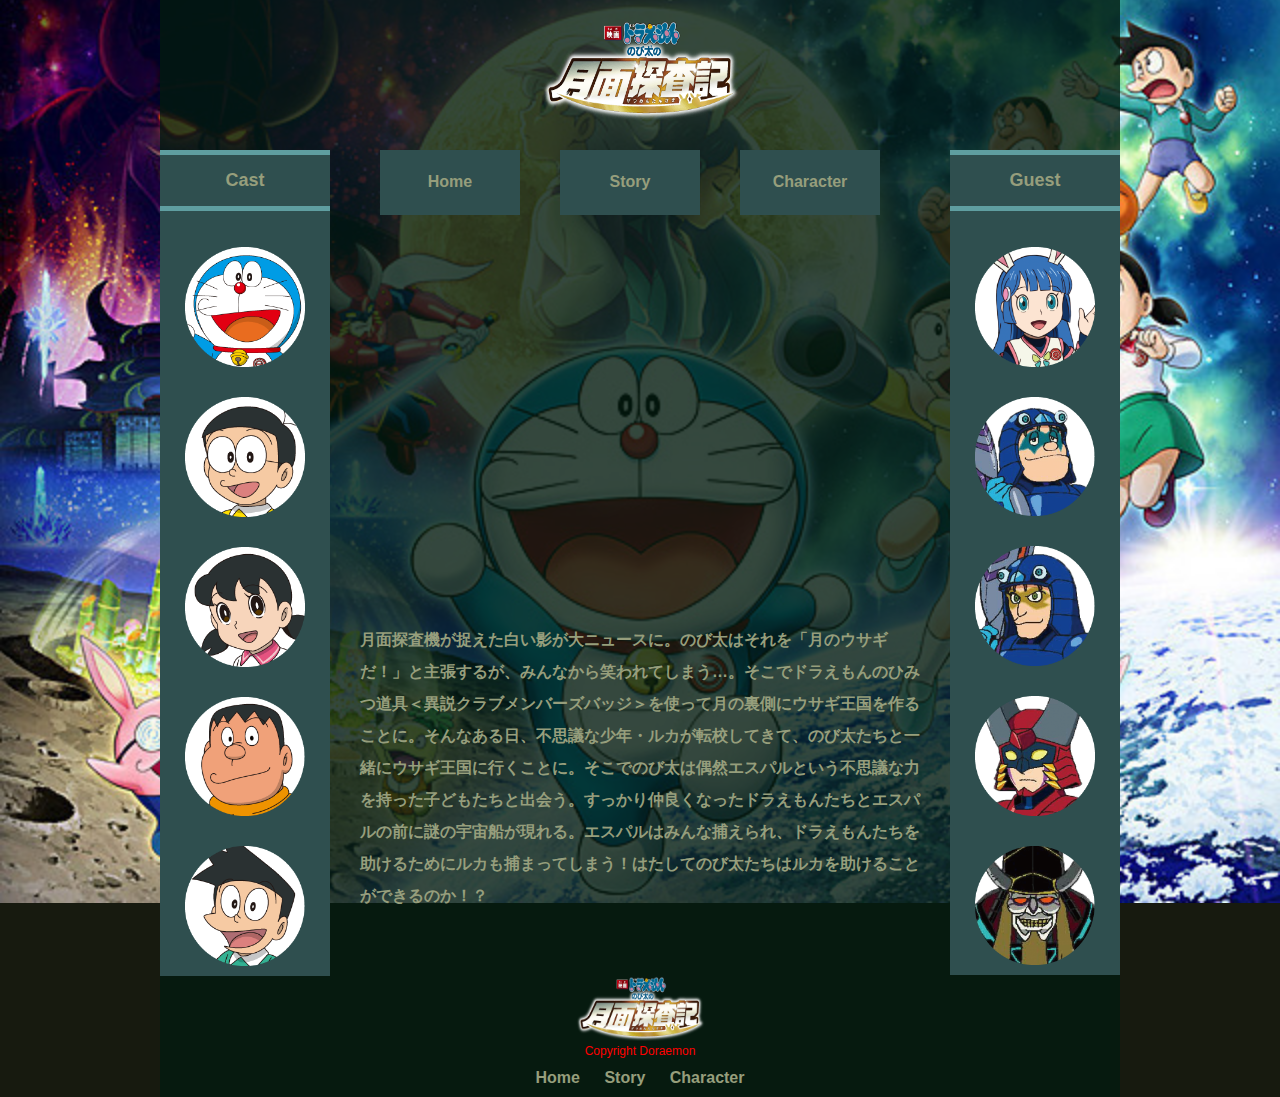
<file: index.html>
<!DOCTYPE html>
<html lang="ja">

<head>
<meta charset="utf-8">
<meta name="description" content="ドラえもん映画2019">
<meta name="keywords" contect="ドラえもん, 映画">
<title>Doraemon-ドラえもん</title>
  <link rel="stylesheet" href="css/style.css">
</head>
<body>
	<section class="wrapper">
    <!--ヘッダー-->
    <header class="header_top">
      <!--<h1>-->
	  <figure>
	  <!--<a href="index.html"><img src="images/head_logo.png" class="logo" alt="ドラえもん"></a>-->
		<img src="images/head_logo.png" alt="ドラえもん" class="center" width="200" height="100">
	  </figure>
	  <!--</h1>-->
    </header>

	<aside id="leftAside">
	    <h3>Cast</h3>
        <ul>
          <a href="cast.html"><img src="images/icon_dora.png" class="logo" alt="ドラえもん"></a>
          <a href="cast.html"><img src="images/icon_nobi.png" class="logo" alt="のび太"></a>
          <a href="cast.html"><img src="images/icon_shizu.png" class="logo" alt="しずか"></a>
          <a href="cast.html"><img src="images/icon_gian.png" class="logo" alt="ジャイアン"></a>
          <a href="cast.html"><img src="images/icon_sune.png" class="logo" alt="スネ夫"></a>
        </ul>
      </aside>

	  <aside id="rightAside">
        <h3>Guest</h3>
		<ul>
        <a href="cast.html"><img src="images/icon_luna.png" class="logo" alt="ルナ"></a>
        <a href="cast.html"><img src="images/icon_cancer.png" class="logo" alt="キャソサー"></a
        <a href="cast.html"><img src="images/icon_crab.png" class="logo" alt="クラブ"></a>
        <a href="cast.html"><img src="images/icon_godato.png" class="logo" alt="ゴダート"></a>
        <a href="cast.html"><img src="images/icon_diabolo.png" class="logo" alt="ディアボロ"></a>
		</ul>
      </aside>
	<section class="main_image">
	  <section class="banner">
        <a href="index.html">
        <h2>Home</h2>
        </a>
      </section>
	  <section class="banner">
        <a href="story.html">
        <h2>Story</h2>
        </a>
      </section>
      <section class="banner">
        <a href="character.html">
        <h2>Character</h2>
        </a>
      </section>

    </section>
	<!--メインビジュアル-->
  <div class="cm">
      <iframe width="560" height="315" src="https://www.youtube.com/embed/WVGpl0MkHcY" frameborder="0" allow="accelerometer; autoplay; encrypted-media; gyroscope; picture-in-picture" allowfullscreen></iframe>
		  <p>月面探査機が捉えた白い影が大ニュースに。のび太はそれを「月のウサギだ！」と主張するが、みんなから笑われてしまう…。そこでドラえもんのひみつ道具＜異説クラブメンバーズバッジ＞を使って月の裏側にウサギ王国を作ることに。そんなある日、不思議な少年・ルカが転校してきて、のび太たちと一緒にウサギ王国に行くことに。そこでのび太は偶然エスパルという不思議な力を持った子どもたちと出会う。すっかり仲良くなったドラえもんたちとエスパルの前に謎の宇宙船が現れる。エスパルはみんな捕えられ、ドラえもんたちを助けるためにルカも捕まってしまう！はたしてのび太たちはルカを助けることができるのか！？ </p>
</div>


    <!--フッター-->
    <footer class="footer_wrapper">
	  <figure>
		<img src="images/head_logo.png" alt="ドラえもん" class="center" width="130" height="65">
	  </figure>
	  <!--<h1><a href="index.html"><img src="images/head_logo.png" class="logo" alt="ドラえもん"></a></h1>-->
      <section><small>Copyright Doraemon</small></section>
	  <section>
        <!--メインナビゲーション-->
          <nav class="footer_navigation">
            <ul>
              <li><a href="index.html">Home</a></li>
              <li><a href="story.html">Story</a></li>
              <li><a href="character.html">Character</a></li>
            </ul>
          </nav>
	  </section>
    </footer>
  </section>

  <!--javaScript 設定 ทำให้ภาพใหญ่ด้านบนสไลท์เปลี่ยนได้-->
  <script src="js/jquery-1.10.1.min.js"></script>
  <script src="js/slide.js"></script>
</body>

<html>
</file>
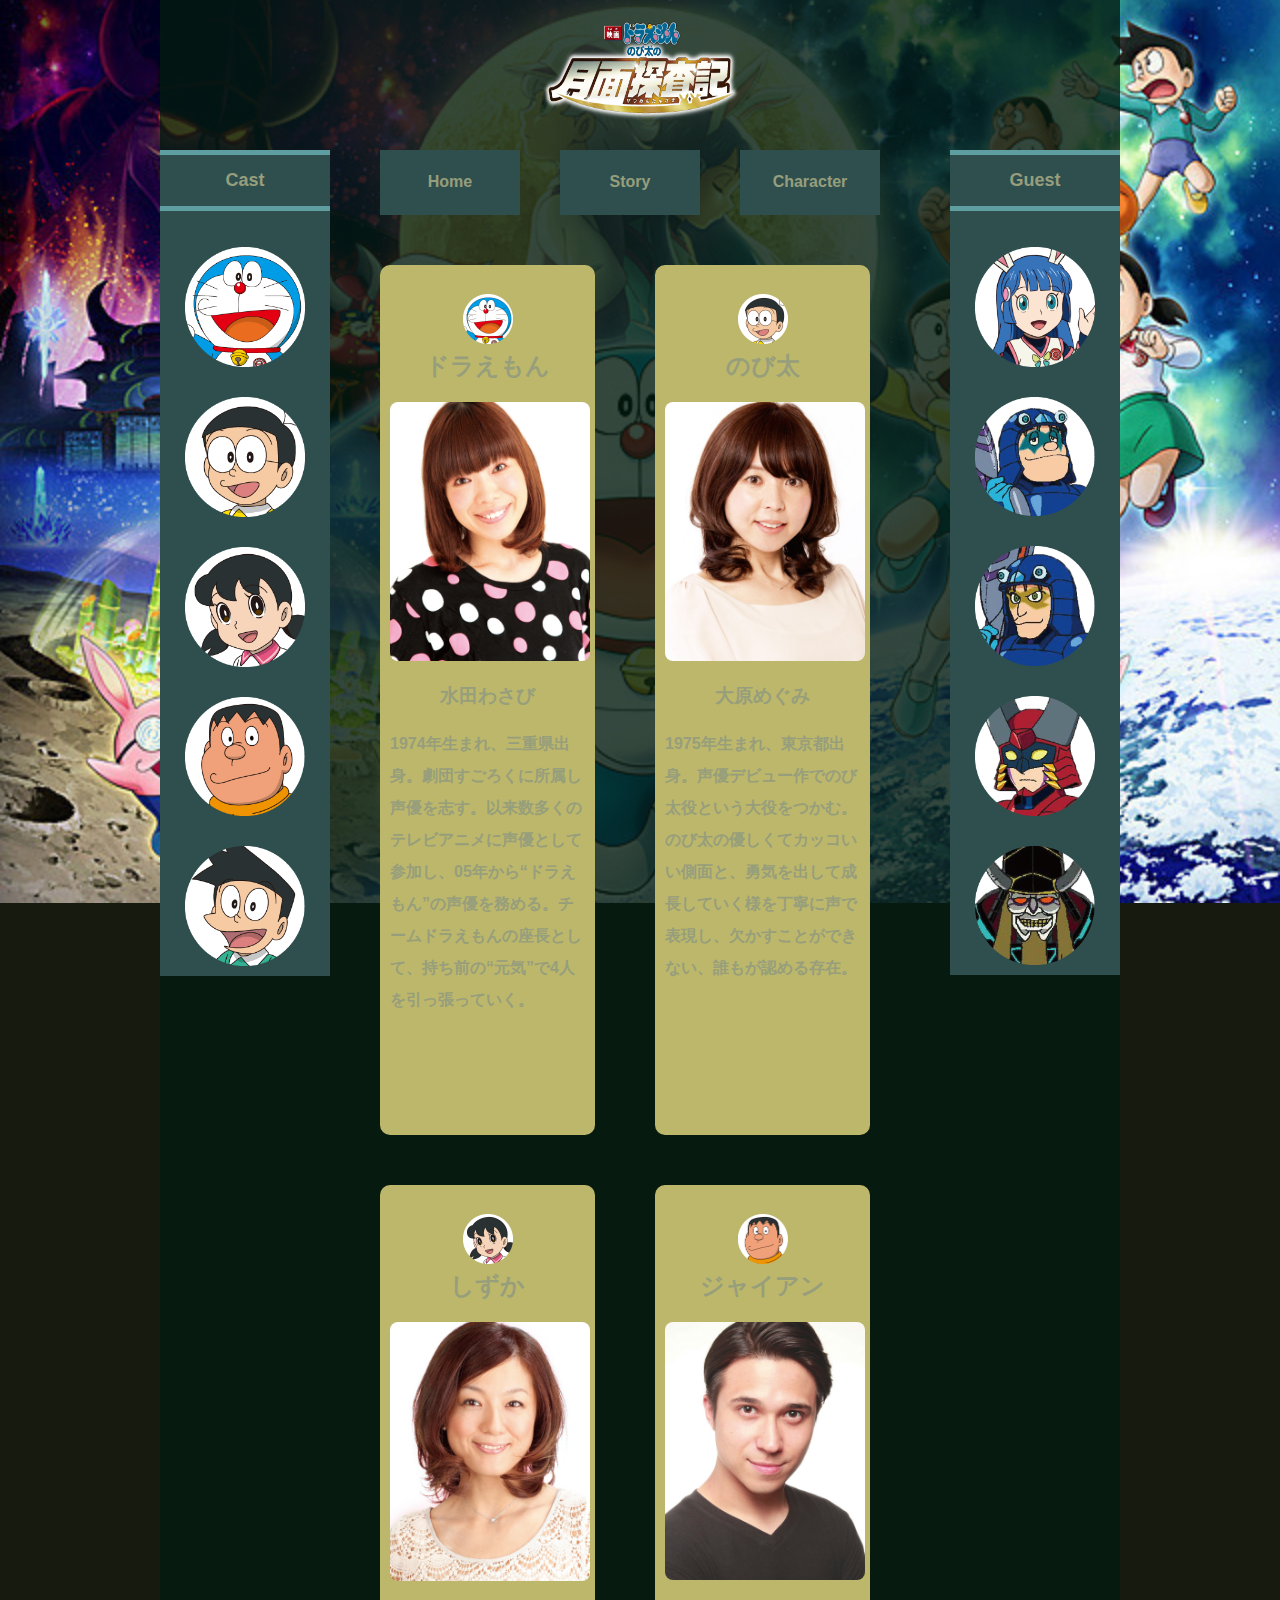
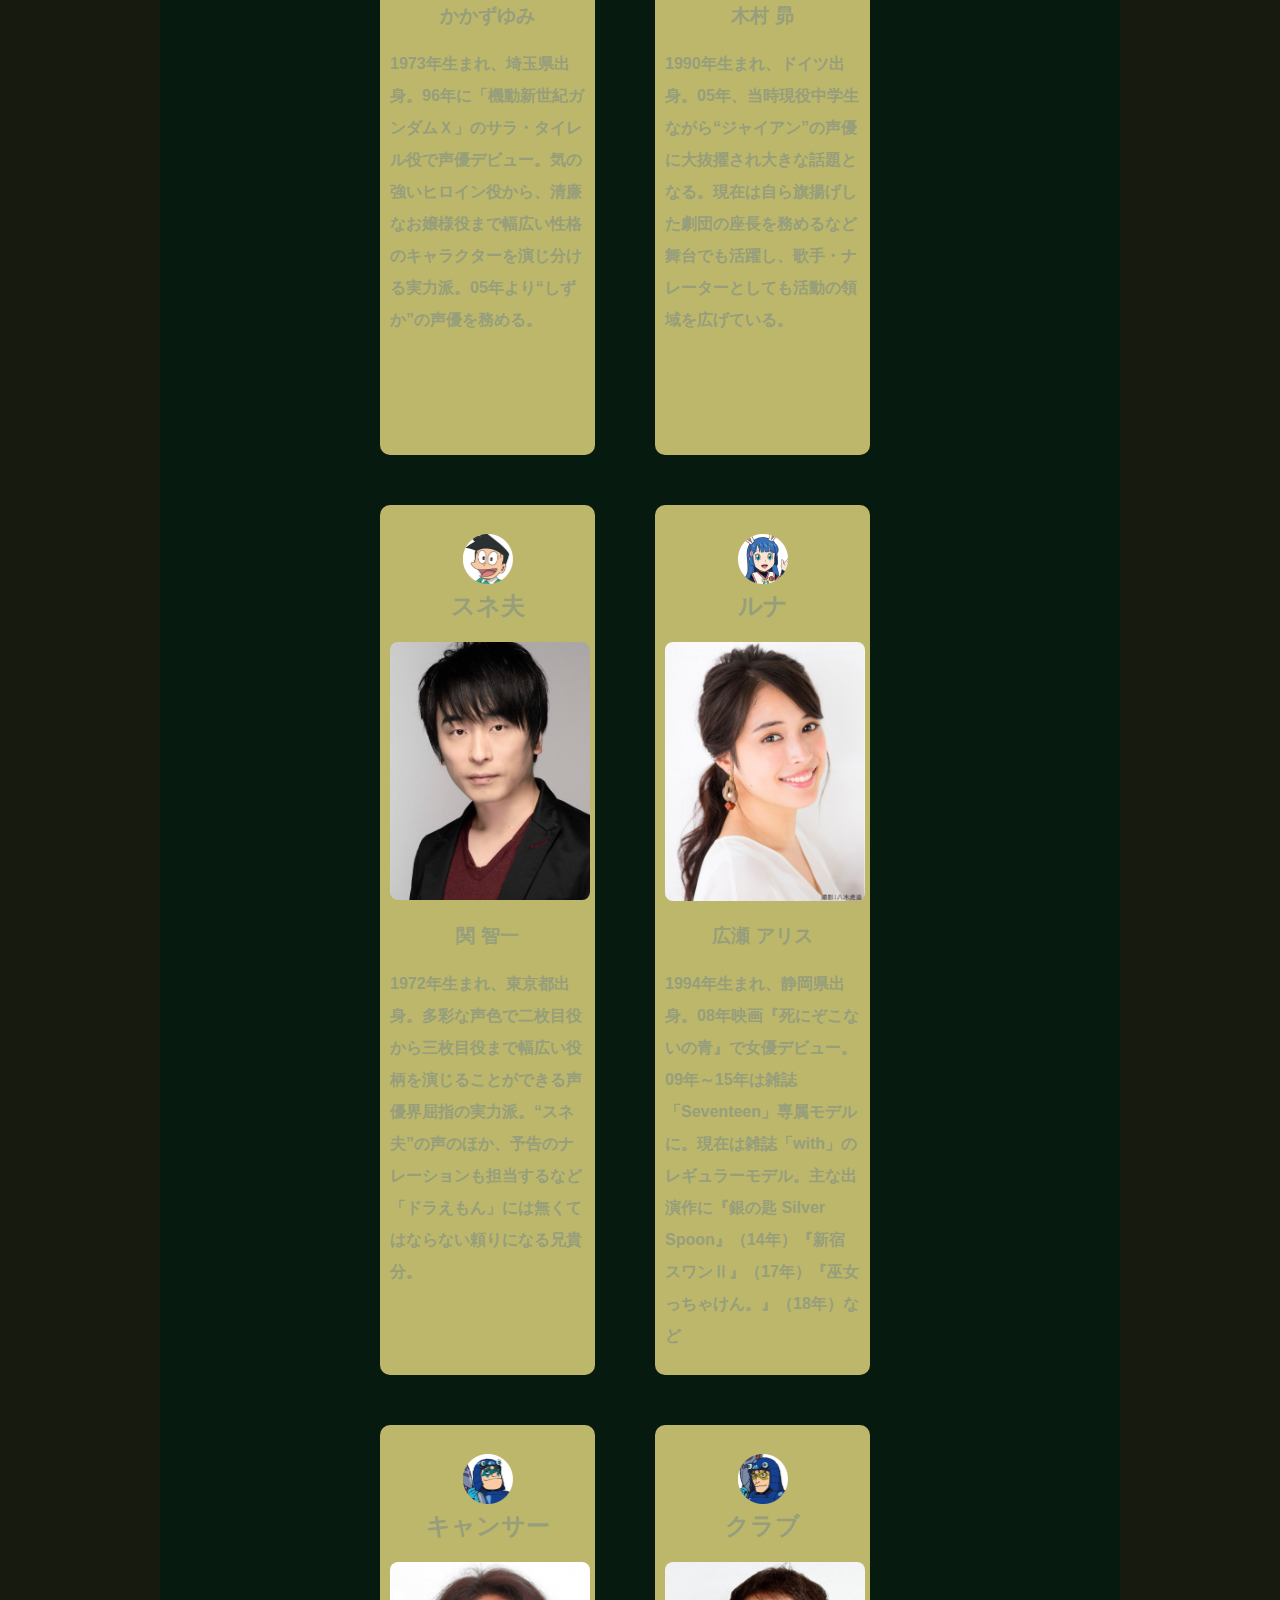
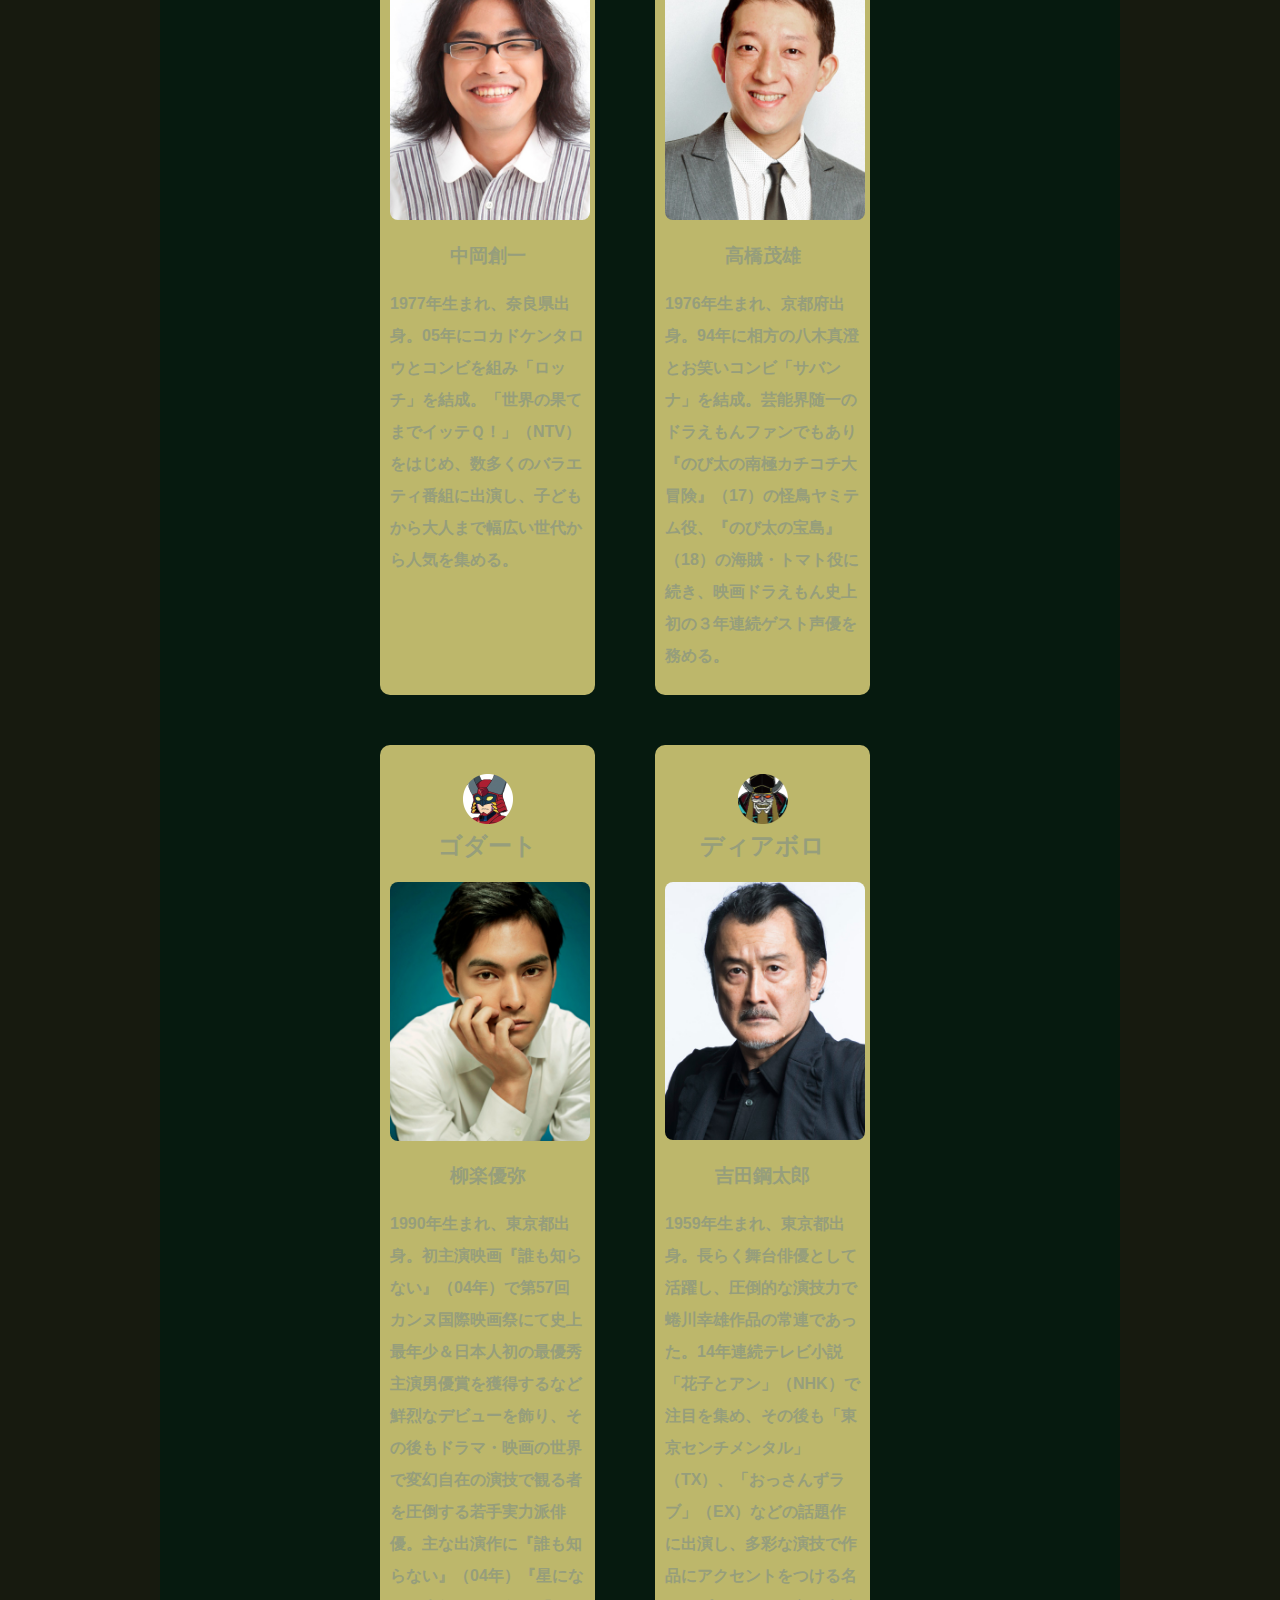
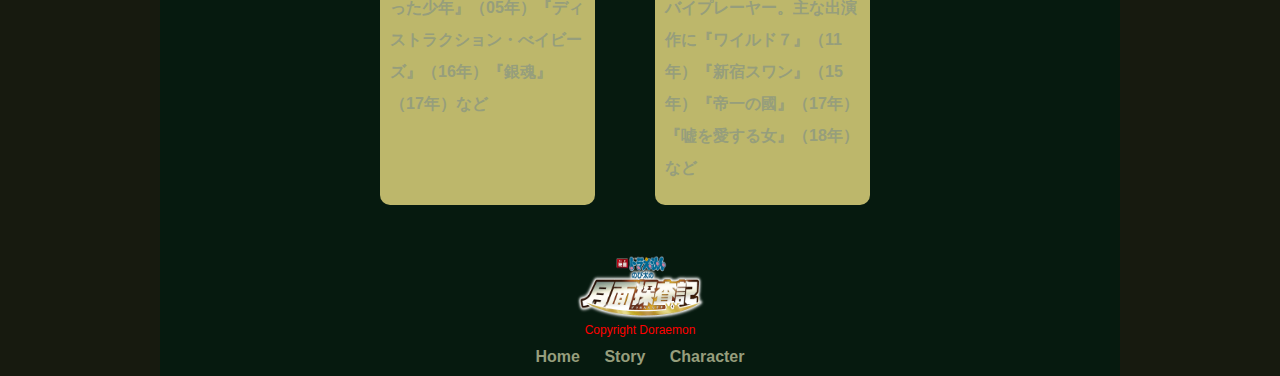
<file: cast.html>
<!DOCTYPE html>
<html lang="ja">

<head>
<meta charset="utf-8">
<meta name="description" content="ドラえもん映画2019">
<meta name="keywords" contect="ドラえもん, 映画">
<title>Doraemon-ドラえもん</title>
  <link rel="stylesheet" href="css/style.css">
</head>
<body>
	<section class="wrapper">
    <!--ヘッダー-->
    <header class="header_top">
      <!--<h1>-->
	  <figure>
	  <!--<a href="index.html"><img src="images/head_logo.png" class="logo" alt="ドラえもん"></a>-->
		<img src="images/head_logo.png" alt="ドラえもん" class="center" width="200" height="100">
	  </figure>
	  <!--</h1>-->
    </header>

	<aside id="leftAside">
	    <h3>Cast</h3>
        <ul>
          <a href="cast.html"><img src="images/icon_dora.png" class="logo" alt="ドラえもん"></a>
          <a href="cast.html"><img src="images/icon_nobi.png" class="logo" alt="のび太"></a>
          <a href="cast.html"><img src="images/icon_shizu.png" class="logo" alt="しずか"></a>
          <a href="cast.html"><img src="images/icon_gian.png" class="logo" alt="ジャイアン"></a>
          <a href="cast.html"><img src="images/icon_sune.png" class="logo" alt="スネ夫"></a>
        </ul>
      </aside>

	  <aside id="rightAside">
        <h3>Guest</h3>
		<ul>
        <a href="cast.html#Luna"><img src="images/icon_luna.png" class="logo" alt="ルナ"></a>
        <a href="cast.html"><img src="images/icon_cancer.png" class="logo" alt="キャソサー"></a>
        <a href="cast.html"><img src="images/icon_crab.png" class="logo" alt="クラブ"></a>
        <a href="cast.html"><img src="images/icon_godato.png" class="logo" alt="ゴダート"></a>
        <a href="cast.html"><img src="images/icon_diabolo.png" class="logo" alt="ディアボロ"></a>
		</ul>
      </aside>
	<section class="main_image">
	  <section class="banner">
        <a href="index.html">
        <h2>Home</h2>
        </a>
      </section>
	  <section class="banner">
        <a href="Story.html">
        <h2>Story</h2>
        </a>
      </section>
      <section class="banner">
        <a href="character.html">
        <h2>Character</h2>
        </a>
      </section>

	<!--メインビジュアル-->
  <section class="cast">
    <h2><img src="images/icon_dora.png" alt="Doraemon" width="50"><br>ドラえもん</h2>
    <img src="images/photo_Dora_cast.jpg"  alt="Doraemon" width="200">
    <h3>水田わさび</h3>
    <p>1974年生まれ、三重県出身。劇団すごろくに所属し声優を志す。以来数多くのテレビアニメに声優として参加し、05年から“ドラえもん”の声優を務める。チームドラえもんの座長として、持ち前の“元気”で4人を引っ張っていく。</p>
  </section>

  <section class="cast">
    <h2><img src="images/icon_nobi.png" alt="Nobita" width="50"><br>のび太</h2>
    <div class="image_wrapper"><img src="images/photo_nobi_cast.jpg"  alt="Nobita" width="200"></div>
    <h3>大原めぐみ</h3>
    <p>1975年生まれ、東京都出身。声優デビュー作でのび太役という大役をつかむ。のび太の優しくてカッコいい側面と、勇気を出して成長していく様を丁寧に声で表現し、欠かすことができない、誰もが認める存在。</p>
  </section>

  <section class="cast">
    <h2><img src="images/icon_shizu.png" alt="Shizuka" width="50"><br>しずか</h2>
    <div class="image_wrapper"><img src="images/photo_shizuka_cast.jpg"  alt="shizuka" width="200"></div>
    <h3>かかずゆみ</h3>
    <p>1973年生まれ、埼玉県出身。96年に「機動新世紀ガンダムＸ」のサラ・タイレル役で声優デビュー。気の強いヒロイン役から、清廉なお嬢様役まで幅広い性格のキャラクターを演じ分ける実力派。05年より“しずか”の声優を務める。</p>
  </section>

  <section class="cast">
    <h2><img src="images/icon_gian.png" alt="Giant" width="50"><br>ジャイアン</h2>
    <div class="image_wrapper"><img src="images/photo_giant_cast.jpg"  alt="Giant" width="200"></div>
    <h3>木村 昴</h3>
    <p>1990年生まれ、ドイツ出身。05年、当時現役中学生ながら“ジャイアン”の声優に大抜擢され大きな話題となる。現在は自ら旗揚げした劇団の座長を務めるなど舞台でも活躍し、歌手・ナレーターとしても活動の領域を広げている。</p>
  </section>

  <section class="cast">
    <h2><img src="images/icon_sune.png" alt="Suneo" width="50"><br>スネ夫</h2>
    <div class="image_wrapper"><img src="images/photo_sune_cast.jpg"  alt="Suneo" width="200"></div>
    <h3>関 智一</h3>
    <p>1972年生まれ、東京都出身。多彩な声色で二枚目役から三枚目役まで幅広い役柄を演じることができる声優界屈指の実力派。“スネ夫”の声のほか、予告のナレーションも担当するなど「ドラえもん」には無くてはならない頼りになる兄貴分。</p>
  </section>

</section>

<section class="main_image">
	<a id="Luna">
	<section class="cast">
       <h2><img src="images/icon_luna.png" alt="Luna" width="50"><br>ルナ</h2>
		  <img src="images/photo_luna_guest1.jpg" alt="Luna" width="200">
		  <h3>広瀬 アリス</h3>
      <p>1994年生まれ、静岡県出身。08年映画『死にぞこないの青』で女優デビュー。09年～15年は雑誌「Seventeen」専属モデルに。現在は雑誌「with」のレギュラーモデル。主な出演作に『銀の匙 Silver Spoon』（14年）『新宿スワンⅡ』（17年）『巫女っちゃけん。』（18年）など　</p>
	</section>
	</a>

	<section class="cast">
       <h2><img src="images/icon_cancer.png" alt="Cancer" width="50"><br>キャンサー</h2>
		  <img src="images/photo_cancer_guest2.jpg" alt="Cancer" width="200">
		  <h3>中岡創一</h3>
      <p>1977年生まれ、奈良県出身。05年にコカドケンタロウとコンビを組み「ロッチ」を結成。「世界の果てまでイッテＱ！」（NTV）をはじめ、数多くのバラエティ番組に出演し、子どもから大人まで幅広い世代から人気を集める。　</p>
	</section>

	<section class="cast">
       <h2><img src="images/icon_crab.png" alt="Crab" width="50"><br>クラブ</h2>
		  <img src="images/photo_crab_guest3.jpg" alt="Crab" width="200">
		  <h3>高橋茂雄</h3>
      <p>1976年生まれ、京都府出身。94年に相方の八木真澄とお笑いコンビ「サバンナ」を結成。芸能界随一のドラえもんファンでもあり『のび太の南極カチコチ大冒険』（17）の怪鳥ヤミテム役、『のび太の宝島』（18）の海賊・トマト役に続き、映画ドラえもん史上初の３年連続ゲスト声優を務める。　</p>
	</section>

	<section class="cast1">
       <h2><img src="images/icon_godato.png" alt="Godato" width="50"><br>ゴダート</h2>
		  <img src="images/photo_godato_guest4.jpg" alt="Godato" width="200">
		  <h3>柳楽優弥</h3>
      <p>1990年生まれ、東京都出身。初主演映画『誰も知らない』（04年）で第57回カンヌ国際映画祭にて史上最年少＆日本人初の最優秀主演男優賞を獲得するなど鮮烈なデビューを飾り、その後もドラマ・映画の世界で変幻自在の演技で観る者を圧倒する若手実力派俳優。主な出演作に『誰も知らない』（04年）『星になった少年』（05年）『ディストラクション・べイビーズ』（16年）『銀魂』（17年）など　</p>
	</section>

	<section class="cast1">
       <h2><img src="images/icon_diabolo.png" alt="Diabolo" width="50"><br>ディアボロ</h2>
		  <img src="images/photo_diabolo_guest5.jpg" alt="Diabolo" width="200">
		  <h3>吉田鋼太郎</h3>
      <p>1959年生まれ、東京都出身。長らく舞台俳優として活躍し、圧倒的な演技力で蜷川幸雄作品の常連であった。14年連続テレビ小説「花子とアン」（NHK）で注目を集め、その後も「東京センチメンタル」（TX）、「おっさんずラブ」（EX）などの話題作に出演し、多彩な演技で作品にアクセントをつける名バイプレーヤー。主な出演作に『ワイルド７』（11年）『新宿スワン』（15年）『帝一の國』（17年）『嘘を愛する女』（18年）など　</p>
	</section>

	</section>

    <footer class="footer_wrapper">
	  <figure>
		<img src="images/head_logo.png" alt="ドラえもん" class="center" width="130" height="65">
	  </figure>
	  <!--<h1><a href="index.html"><img src="images/head_logo.png" class="logo" alt="ドラえもん"></a></h1>-->
      <section><small>Copyright Doraemon</small></section>
	  <section>
        <!--メインナビゲーション-->
          <nav class="footer_navigation">
            <ul>
              <li><a href="index.html">Home</a></li>
              <li><a href="story.html">Story</a></li>
              <li><a href="character.html">Character</a></li>
            </ul>
          </nav>
	  </section>
    </footer>
  </section>

  <!--javaScript 設定 ทำให้ภาพใหญ่ด้านบนสไลท์เปลี่ยนได้-->
  <script src="js/jquery-1.10.1.min.js"></script>
  <script src="js/slide.js"></script>
</body>

<html>
</file>
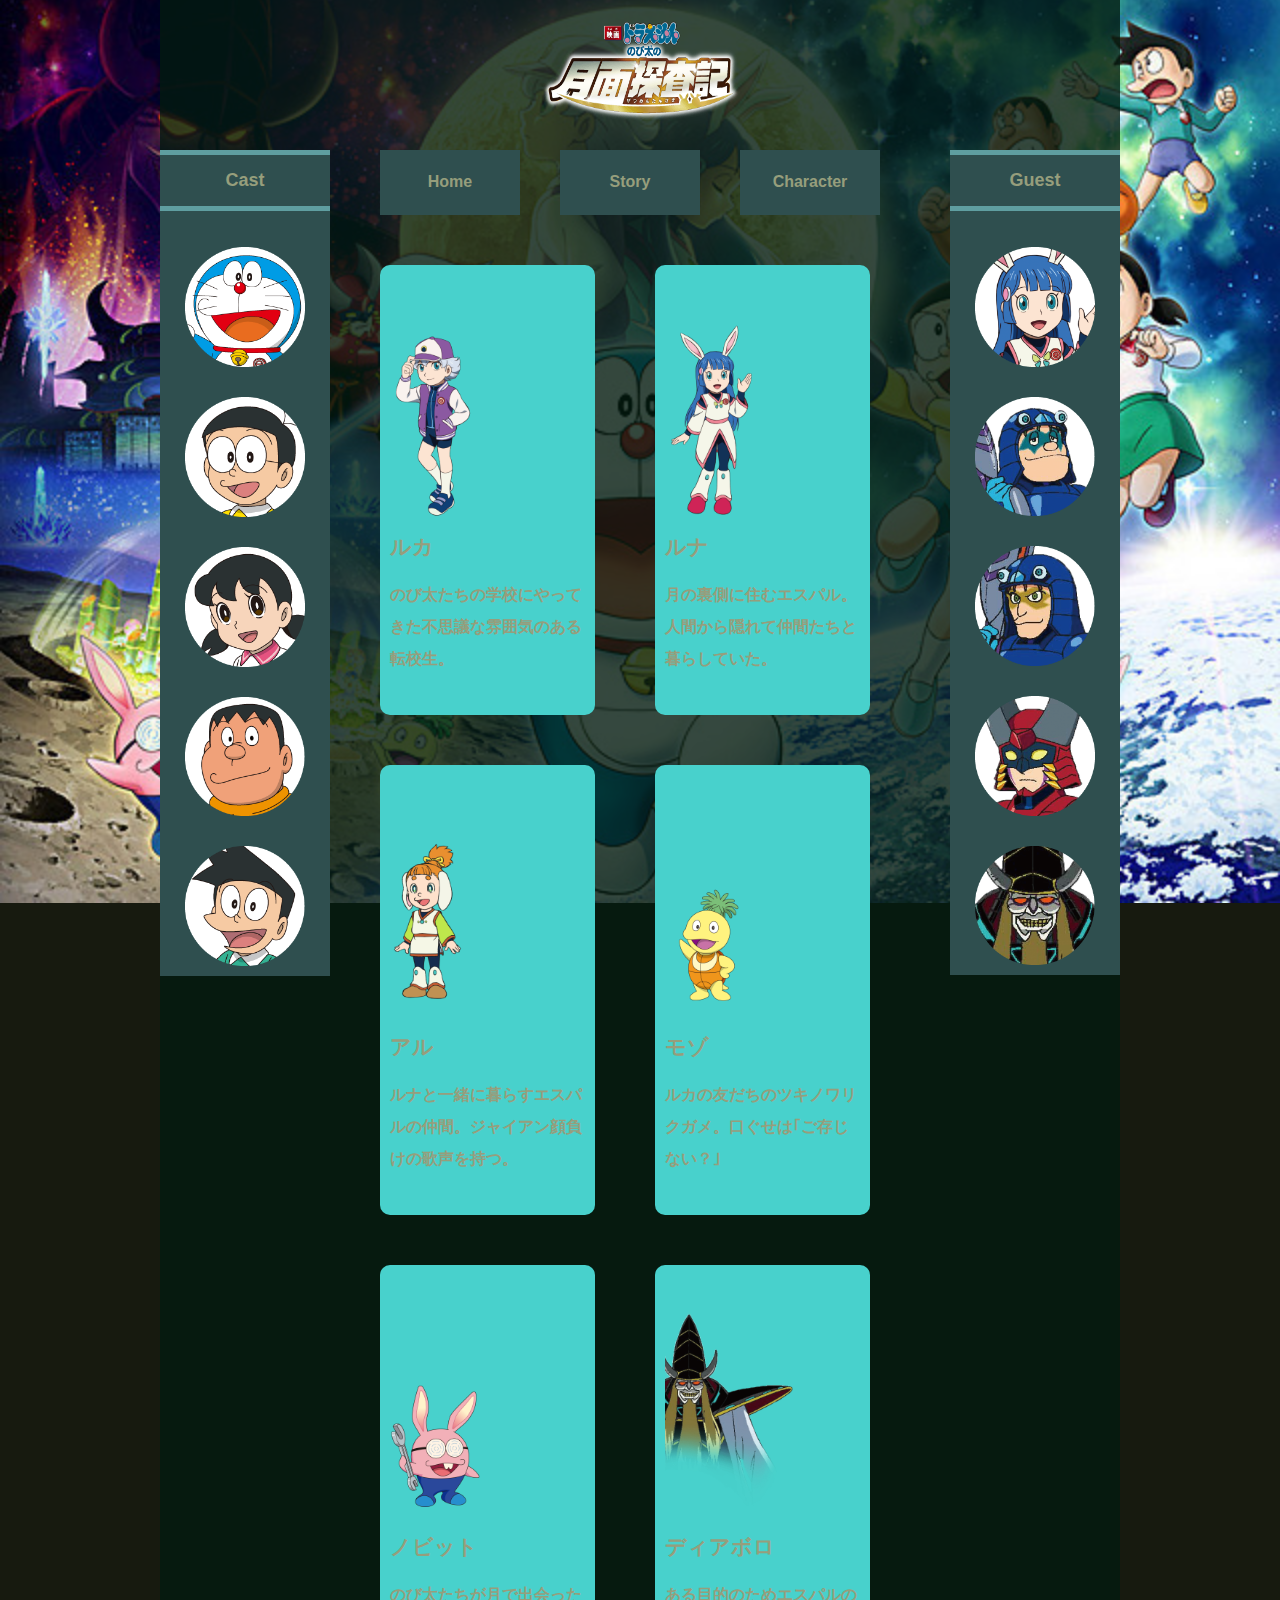
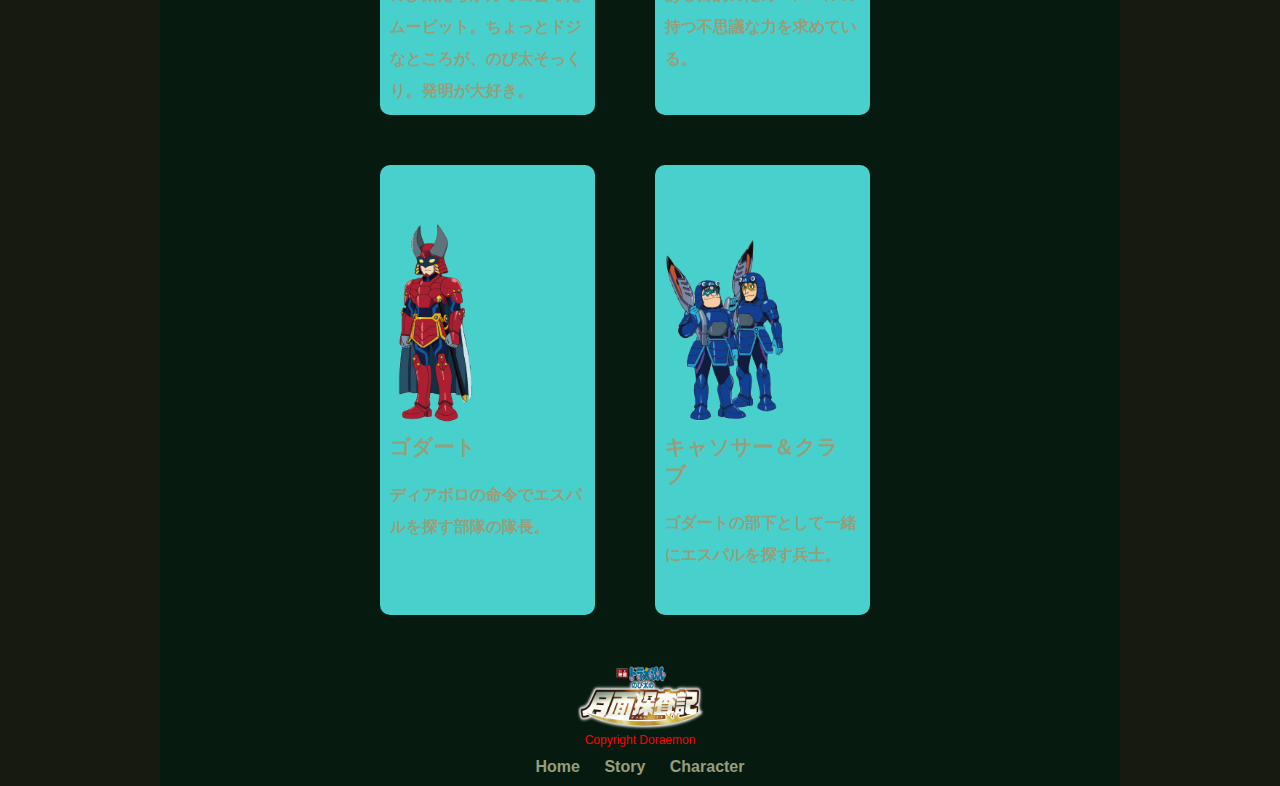
<file: character.html>
<!DOCTYPE html>
<html lang="ja">

<head>
<meta charset="utf-8">
<meta name="description" content="ドラえもん映画2019">
<meta name="keywords" contect="ドラえもん, 映画">
<title>Doraemon-ドラえもん</title>
  <link rel="stylesheet" href="css/style.css">
</head>
<body>
	<section class="wrapper">
    <!--ヘッダー-->
    <header class="header_top">
      <!--<h1>-->
	  <figure>
	  <!--<a href="index.html"><img src="images/head_logo.png" class="logo" alt="ドラえもん"></a>-->
		<img src="images/head_logo.png" alt="ドラえもん" class="center" width="200" height="100">
	  </figure>
	  <!--</h1>-->
    </header>

	<aside id="leftAside">
	    <h3>Cast</h3>
        <ul>
          <a href="cast.html"><img src="images/icon_dora.png" class="logo" alt="ドラえもん"></a>
          <a href="cast.html"><img src="images/icon_nobi.png" class="logo" alt="のび太"></a>
          <a href="cast.html"><img src="images/icon_shizu.png" class="logo" alt="しずか"></a>
          <a href="cast.html"><img src="images/icon_gian.png" class="logo" alt="ジャイアン"></a>
          <a href="cast.html"><img src="images/icon_sune.png" class="logo" alt="スネ夫"></a>
        </ul>
      </aside>

	  <aside id="rightAside">
        <h3>Guest</h3>
		<ul>
        <a href="cast.html"><img src="images/icon_luna.png" class="logo" alt="ルナ"></a>
        <a href="cast.html"><img src="images/icon_cancer.png" class="logo" alt="キャソサー"></a
        <a href="cast.html"><img src="images/icon_crab.png" class="logo" alt="クラブ"></a>
        <a href="cast.html"><img src="images/icon_godato.png" class="logo" alt="ゴダート"></a>
        <a href="cast.html"><img src="images/icon_diabolo.png" class="logo" alt="ディアボロ"></a>
		</ul>
      </aside>
	<section class="main_image">
	  <section class="banner">
        <a href="index.html">
        <h2>Home</h2>
        </a>
      </section>
	  <section class="banner">
        <a href="Story.html">
        <h2>Story</h2>
        </a>
      </section>
      <section class="banner">
        <a href="character.html">
        <h2>Character</h2>
      </a>
    </section>


	<!--メインビジュアル-->
	<section class="cast2">
    <h2><img src="images/chara_luca.png" alt="Luca" width="200"><br>ルカ</h2>
    <p color="black">のび太たちの学校にやってきた不思議な雰囲気のある転校生。</p>
	</section>

	<section class="cast2">
    <h2><img src="images/chara_luna.png" alt="Luna" width="200"><br>ルナ</h2>
    <p color="black">月の裏側に住むエスパル。人間から隠れて仲間たちと暮らしていた。</p>
	</section>

	<section class="cast2">
    <h2><img src="images/chara_aru.png" alt="Aru" width="200"><br>アル</h2>
    <p color="black">ルナと一緒に暮らすエスパルの仲間。ジャイアン顔負けの歌声を持つ。</p>
	</section>

	<section class="cast2">
    <h2><img src="images/chara_mozo.png" alt="Aru" width="200"><br>モゾ</h2>
    <p color="black">ルカの友だちのツキノワリクガメ。口ぐせは｢ご存じない？｣</p>
	</section>

	<section class="cast2">
    <h2><img src="images/chara_nobit.png" alt="Aru" width="200"><br>ノビット</h2>
    <p color="black">のび太たちが月で出会ったムービット。ちょっとドジなところが、のび太そっくり。発明が大好き。</p>
	</section>

	<section class="cast2">
    <h2><img src="images/chara_diabolo2.png" alt="Aru" width="200"><br>ディアボロ</h2>
    <p color="black">ある目的のためエスパルの持つ不思議な力を求めている。</p>
	</section>

	<section class="cast2">
    <h2><img src="images/chara_godato.png" alt="Aru" width="200"><br>ゴダート</h2>
    <p color="black">ディアボロの命令でエスパルを探す部隊の隊長。</p>
	</section>

	<section class="cast2">
    <h2><img src="images/chara_cancer.png" alt="Aru" width="200"><br>キャソサー＆クラブ</h2>
    <p color="black">ゴダートの部下として一緒にエスパルを探す兵士。</p>
	</section>

	</section>
	<!--<a href="cast.html"><img src="images/icon_dora.png" class="logo" alt="ドラえもん"></a>
          <a href="index.html"><img src="images/icon_nobi.png" class="logo" alt="のび太"></a>
          <a href="index.html"><img src="images/icon_shizu.png" class="logo" alt="しずか"></a>
          <a href="index.html"><img src="images/icon_gian.png" class="logo" alt="ジャイアン"></a>
          <a href="index.html"><img src="images/icon_sune.png" class="logo" alt="スネ夫"></a>-->


    <!--フッター-->
    <footer class="footer_wrapper">
	  <figure>
		<img src="images/head_logo.png" alt="ドラえもん" class="center" width="130" height="65">
	  </figure>
	  <!--<h1><a href="index.html"><img src="images/head_logo.png" class="logo" alt="ドラえもん"></a></h1>-->
      <section><small>Copyright Doraemon</small></section>
	  <section>
        <!--メインナビゲーション-->
          <nav class="footer_navigation">
            <ul>
              <li><a href="index.html">Home</a></li>
              <li><a href="story.html">Story</a></li>
              <li><a href="character.html">Character</a></li>
            </ul>
          </nav>
	  </section>
    </footer>
  </section>

  <!--javaScript 設定 ทำให้ภาพใหญ่ด้านบนสไลท์เปลี่ยนได้-->
  <script src="js/jquery-1.10.1.min.js"></script>
  <script src="js/slide.js"></script>
</body>

<html>
</file>
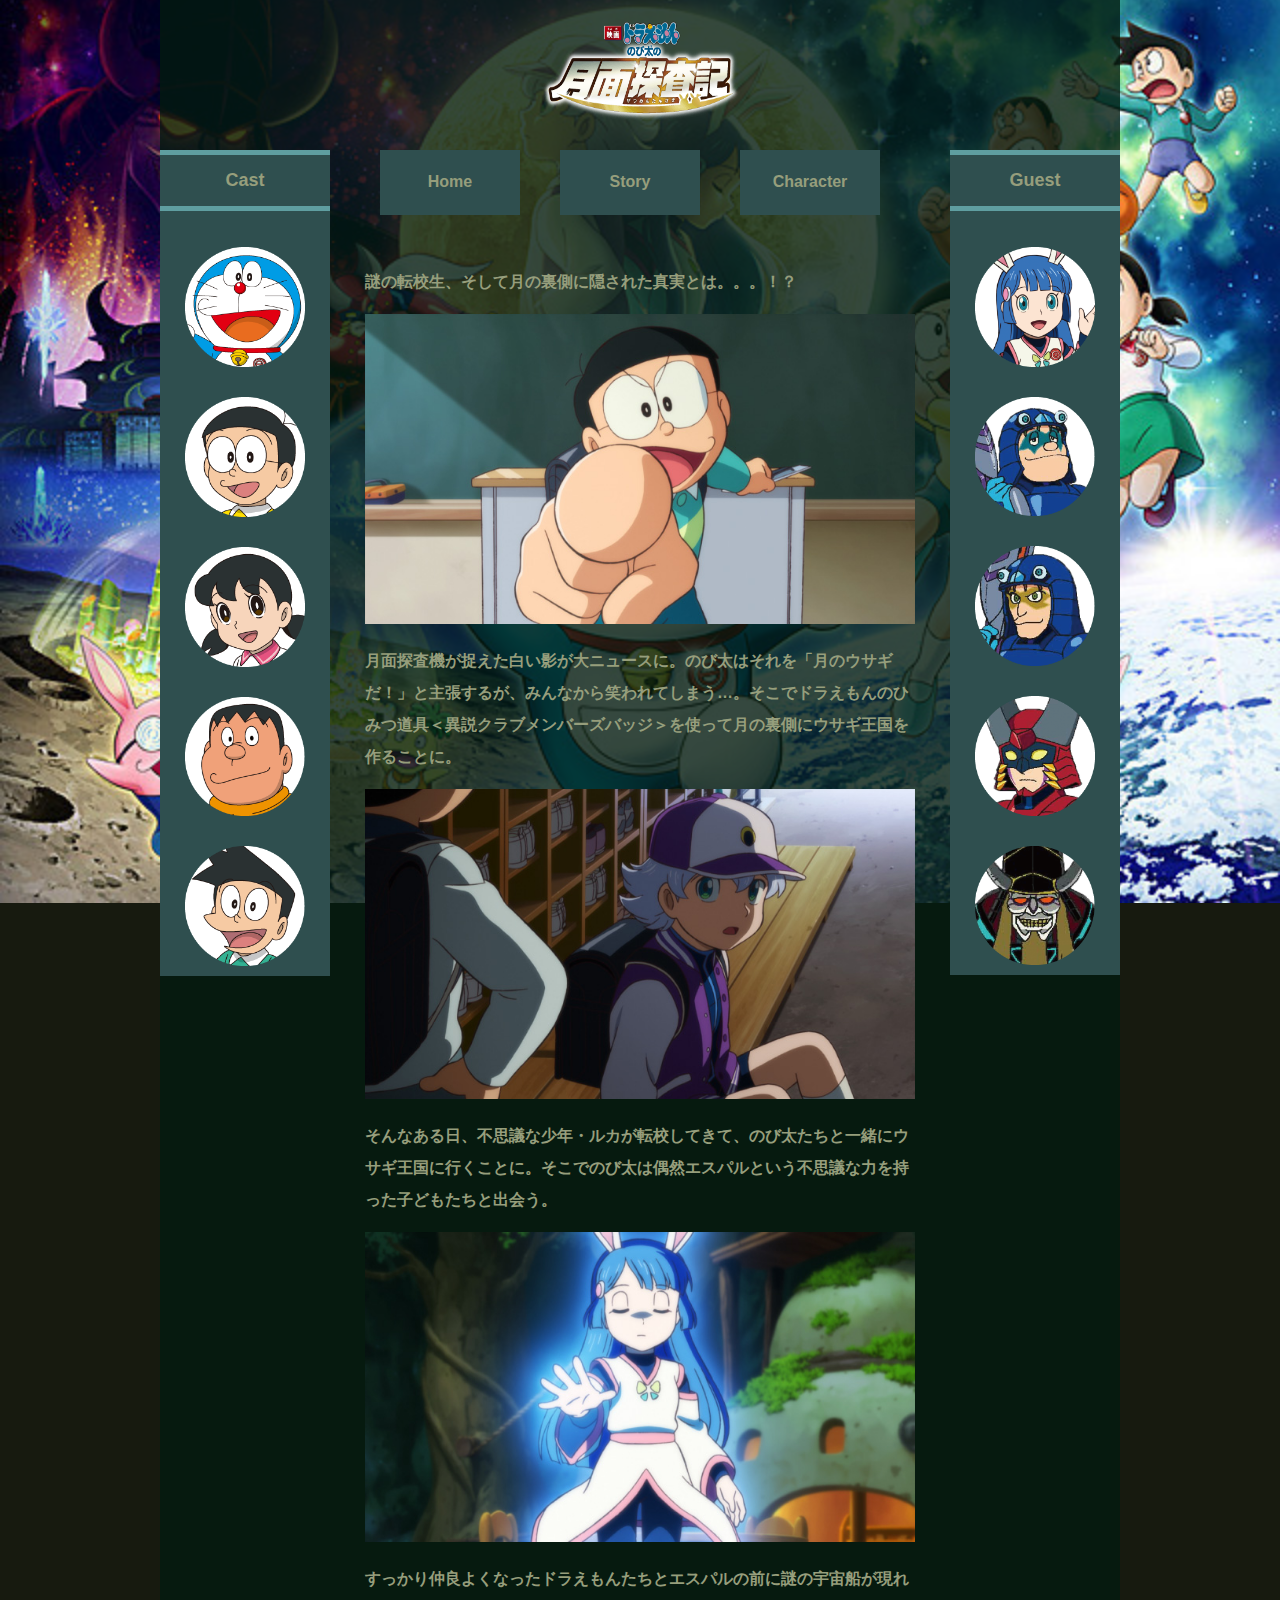
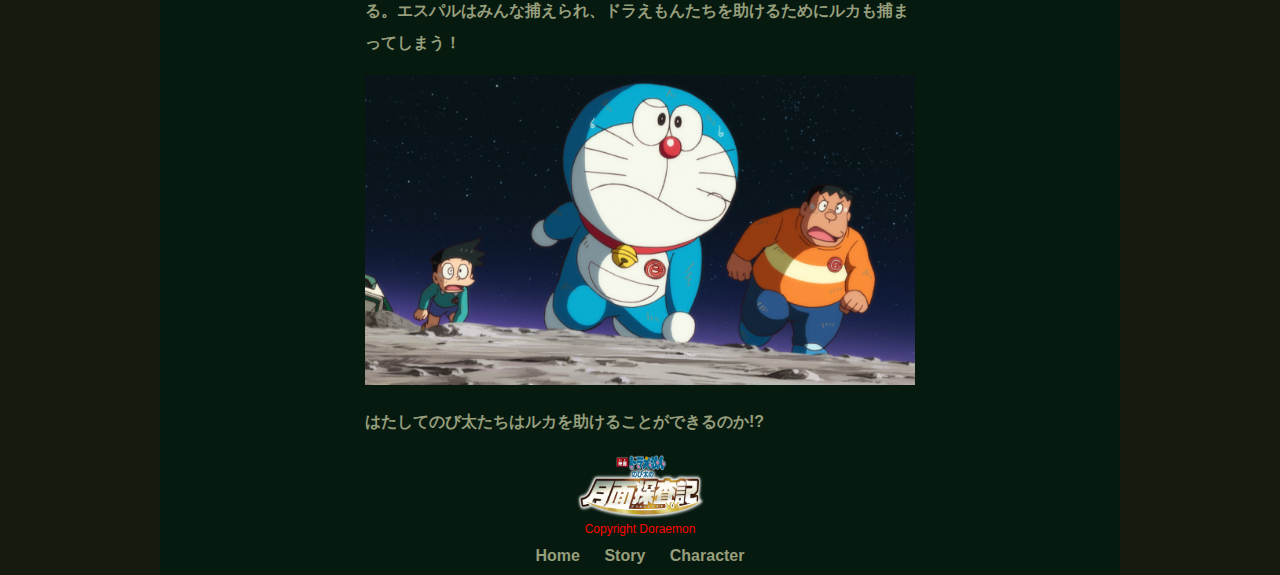
<file: story.html>
<!DOCTYPE html>
<html lang="ja">

<head>
<meta charset="utf-8">
<meta name="description" content="ドラえもん映画2019">
<meta name="keywords" contect="ドラえもん, 映画">
<title>Doraemon-ドラえもん</title>
  <link rel="stylesheet" href="css/style.css">
</head>
<body>
	<section class="wrapper">
    <!--ヘッダー-->
    <header class="header_top">
      <!--<h1>-->
	  <figure>
	  <!--<a href="index.html"><img src="images/head_logo.png" class="logo" alt="ドラえもん"></a>-->
		<img src="images/head_logo.png" alt="ドラえもん" class="center" width="200" height="100">
	  </figure>
	  <!--</h1>-->
    </header>

	<aside id="leftAside">
	    <h3>Cast</h3>
        <ul>
          <a href="cast.html"><img src="images/icon_dora.png" class="logo" alt="ドラえもん"></a>
          <a href="cast.html"><img src="images/icon_nobi.png" class="logo" alt="のび太"></a>
          <a href="cast.html"><img src="images/icon_shizu.png" class="logo" alt="しずか"></a>
          <a href="cast.html"><img src="images/icon_gian.png" class="logo" alt="ジャイアン"></a>
          <a href="cast.html"><img src="images/icon_sune.png" class="logo" alt="スネ夫"></a>
        </ul>
      </aside>

	  <aside id="rightAside">
        <h3>Guest</h3>
		<ul>
        <a href="cast.html"><img src="images/icon_luna.png" class="logo" alt="ルナ"></a>
        <a href="cast.html"><img src="images/icon_cancer.png" class="logo" alt="キャソサー"></a>
        <a href="cast.html"><img src="images/icon_crab.png" class="logo" alt="クラブ"></a>
        <a href="cast.html"><img src="images/icon_godato.png" class="logo" alt="ゴダート"></a>
        <a href="cast.html"><img src="images/icon_diabolo.png" class="logo" alt="ディアボロ"></a>
		</ul>
      </aside>
	<section class="main_image">
	  <section class="banner">
        <a href="index.html">
        <h2>Home</h2>
        </a>
      </section>
	  <section class="banner">
        <a href="Story.html">
        <h2>Story</h2>
        </a>
      </section>
      <section class="banner">
        <a href="character.html">
        <h2>Character</h2>
        </a>
      </section>
    </section>

	  <!--メインビジュアル-->
    <section class="main_c">
			  <p>謎の転校生、そして月の裏側に隠された真実とは。。。！？</p>
        <section id="slideshow">
              <img src="images/story_cut11.jpg" alt="スライドショー画像" class="active"><!--ลิงค์ภาพไปที่css-->
              <img src="images/story_cut12.jpg" alt="スライドショー画像">
              <img src="images/story_cut13.jpg" alt="スライドショー画像">
      </section>
    </section>
    <section class="main_c">
        <p>月面探査機が捉えた白い影が大ニュースに。のび太はそれを「月のウサギだ！」と主張するが、みんなから笑われてしまう…。そこでドラえもんのひみつ道具＜異説クラブメンバーズバッジ＞を使って月の裏側にウサギ王国を作ることに。</p>
        <section id="slideshow">
              <img src="images/story_cut21.jpg" alt="スライドショー画像" class="active"><!--ลิงค์ภาพไปที่css-->
              <img src="images/story_cut22.jpg" alt="スライドショー画像">
              <img src="images/story_cut23.jpg" alt="スライドショー画像">
      </section>
    </section>
    <section class="main_c">
        <p>そんなある日、不思議な少年・ルカが転校してきて、のび太たちと一緒にウサギ王国に行くことに。そこでのび太は偶然エスパルという不思議な力を持った子どもたちと出会う。</p>
        <section id="slideshow">
              <img src="images/story_cut31.jpg" alt="スライドショー画像" class="active"><!--ลิงค์ภาพไปที่css-->
              <img src="images/story_cut32.jpg" alt="スライドショー画像">
              <img src="images/story_cut33.jpg" alt="スライドショー画像">
      </section>
    </section>
    <section class="main_c">
        <p>すっかり仲良よくなったドラえもんたちとエスパルの前に謎の宇宙船が現れる。エスパルはみんな捕えられ、ドラえもんたちを助けるためにルカも捕まってしまう！</p>
      <section id="slideshow">
              <img src="images/story_cut41.jpg" alt="スライドショー画像" class="active"><!--ลิงค์ภาพไปที่css-->
              <img src="images/story_cut42.jpg" alt="スライドショー画像">
              <img src="images/story_cut43.jpg" alt="スライドショー画像">
      </section>
        <p>はたしてのび太たちはルカを助けることができるのか!?</p>

      </section>


    <!--フッター-->
    <footer class="footer_wrapper">
	  <figure>
		<img src="images/head_logo.png" alt="ドラえもん" class="center" width="130" height="65">
	  </figure>
	  <!--<h1><a href="index.html"><img src="images/head_logo.png" class="logo" alt="ドラえもん"></a></h1>-->
      <section><small>Copyright Doraemon</small></section>
	  <section>
        <!--メインナビゲーション-->
          <nav class="footer_navigation">
            <ul>
              <li><a href="index.html">Home</a></li>
              <li><a href="story.html">Story</a></li>
              <li><a href="character.html">Character</a></li>
            </ul>
          </nav>
	  </section>
    </footer>
  </section>

  <!--javaScript 設定 ทำให้ภาพใหญ่ด้านบนสไลท์เปลี่ยนได้-->
  <script src="js/jquery-1.10.1.min.js"></script>
  <script src="js/slide.js"></script>
</body>

<html>
</file>
<file: css/style.css>
@charset "UTF-8";

@import url("normalize.css"); /* ------- Reset all CSS Styles */
* {
	box-sizing: border-box;
}

body {
	font: 16px font-family: "游ゴシック体", YuGothic, "游ゴシック Medium", "Yu Gothic Medium", "游ゴシック", "Yu Gothic", sans-serif;
	color: #969e7c;
	background-image: url(../images/640.jpg);
	/* 天地左右の中央に配置 ให้วางตรงกลางซ้ายขวา*/
	background-position: center center;
	/* タイル状に繰り返し表示しない */
	background-repeat: no-repeat;
	/* コンテンツの高さが画像の高さより大きい時、動かないように固定 ฟิคแบล็คกราวด้านหลังไม่ให้เคลื่อนไหว */
	background-attachment: fixed;
	/* 表示するコンテナの大きさに基づいて、背景画像を調整 */
	background-size: cover;
	/* 背景画像が読み込まれる前に表示される背景のカラー */
	background-color: #171A0F;
}
a{
	text-decoration: none;/*ตรงลิงค์ไปหน้าต่อไปที่มีขีดเส้นใต้้เอาออก*/
	color: #969e7c;
	transition: .3s;/*เวลาเมาส์ชี้ไปแล้วเปลี่ยนเป้นรูปนิ้วเปลี่ยนกลับภายในสามวิ*/
}
a:hover
{
	color: #e2416e;
}
a img{
	transition:  opacity .3s;
}
a hover img {
	opacity: .6;/*ภาพรูปด้านล่างจะจางๆๆลง*/
}
/*大外枠ラッパー*/
.wrapper{
	width: 960px;
	margin: 0 auto;
	background-color: rgba(3, 26, 15, .8);/*red green blue ulfra แบล็คกราวเป้นสีชาอ่อนๆ*/
}
/*ロゴ　サイトタイトル*/
.header_top{
	height: 150px;
	width: 940px;
	margin: 0 auto;
	padding-top: 20px;
}
.header_top h1{
	margin: 0;
	padding: 0;
}
.figure {
	float: none;
	border: 1px black solid;
	padding: 3px;
}
.center {
	display: block;
	margin-left: auto;
	margin-right: auto;
	/*width: 50%;*/
}
.logo{
	float: right;
	width: 100px;
	height: auto;
	margin: 10px 0 0 20px;/*กว้างด้านบนสิบ*/
}

.guest{
	float: right;
	width: 100px;
	height: auto;
	margin: 10px 0 0 20px;/*กว้างด้านบนสิบ*/
}
.navigation_wrapper{
	width: 900px;
	height: 40px;
	margin: 0px 20px 0 auto;
	float: center;
}
.navigation_wrapper ul{ /*ย้ายปุ่มกดไปด้านล่างสุด*/
	float: center;
}
.navigation_wrapper ul li {/*ทำให้เมนูเรียงตามแนวนอน*/
	margin-left: 20px;
	font-weight: bold;
	display: inline-block;
}
/*メインビジュアル*/
.main_image{
	height: 100px;
	width: 550px;/*ด้านข้างเวป สองด้านด้านละ 20px หน้าจอทังหมด 960px*/
	float: center;
	margin: 0 auto;
	margin-left: 200px;
	margin-right: 200px;
	/*margin: 0 auto;
	overflow: hidden;
	text-align: center;*/

}
.main_image p{/*ทำให้ตัวหนังสืออธิบายหนัง ตัวใหญ่่หนาอ่านง่ายขี้น*/
	font-size: 16px;
	font-weight: bold;
	color: #969e7c;
	line-height: 2;
}
.main_c{
	width: 550px;/*ด้านข้างเวป สองด้านด้านละ 20px หน้าจอทังหมด 960px*/
	margin: 0 auto;
	/* margin-left: 200px;
	margin-right: 200px; */
	/*margin: 0 auto;
	overflow: hidden;
	text-align: center;*/

}
.main_c p{/*ทำให้ตัวหนังสืออธิบายหนัง ตัวใหญ่่หนาอ่านง่ายขี้น*/
	font-size: 16px;
	font-weight: bold;
	color: #969e7c;
	line-height: 2;
}
.main_c img {
	max-width: 100%;
}

/*メインコンテンツทำให้ตัวหนังสืออธิบายหนัง ให้อยุ่ตรงกลางจอ*/
.text_wrapper{
	width: 700px;
	padding: 10px;
	margin: 130px;
	text-align: center;
}
.text_wrapper h2{
	font-size: 28px;
	font-weight: bold;
	color: #7b8266;
}
.text_wrapper p{/*ทำให้ตัวหนังสืออธิบายหนัง ตัวใหญ่่หนาอ่านง่ายขี้น*/
	font-size: 16px;
	font-weight: bold;
	color: #969e7c;
	line-height: 2;
}

/*テキストエリア・セカンドページ*/
.text_wrapper img.right{
	float: right;
	margin: 20px 0 0 40px;
}
.text_areea{
	overflow: auto;
}
.text_area h2{
	font-size: 32px;
}
.text_area h3{
	font-size: 22px;
}
hr{
	border: none;
	border-top: dashed 1px #7b8266;/*dashedคือเส้นใต้ให้เป็นจุด*/
	margin: 40px 0;
}

/*バナーエリアตัวหนังสือตรงหัวข้อบนภาพเล็กใหญ่หนาขี้น*/
.banner_wrapper{
	/*width: 1200px;*/
	width: 820px;
	margin: 0 auto;
	overflow: hidden;
	text-align: center;
}
.banner {/*ทำให้ภาพเล็กด้านล่างเรียงเป็นแนวนอน*/
	float: left;
	width: 140px;
	margin: 0 20px 50px 20px;/*บน0 ขวา40 ล่าง50 ซ้าย20*/
	background-color: #2f4f4f;/*สีชาที่ด้านหลังภาพเล็ก กลายเป็นกรอบ*/
	text-align: center;
}
.cast {/*ทำให้ภาพเล็กด้านล่างเรียงเป็นแนวนอน*/
	float: left;
	width: 215px;
	height: 870px;
	margin: 0 40px 50px 20px;/*บน0 ขวา40 ล่าง50 ซ้าย20*/
	background-color: #bdb76b;/*สีชาที่ด้านหลังภาพเล็ก กลายเป็นกรอบ*/
	text-align: center;
	padding:10px;
	border-radius: 10px;
	/*color: black;*/
}
.cast p {
	text-align: left;
}
.cast img {
	border-radius: 8px;
}
.cast1 {/*ทำให้ภาพเล็กด้านล่างเรียงเป็นแนวนอน*/
	float: left;
	width: 215px;
	height: 1060px;
	margin: 0 40px 50px 20px;/*บน0 ขวา40 ล่าง50 ซ้าย20*/
	background-color: #bdb76b;/*สีชาที่ด้านหลังภาพเล็ก กลายเป็นกรอบ*/
	text-align: center;
	padding:10px;
	border-radius: 10px;
	/*color: black;*/
}
.cast1 p {
	text-align: left;
}
.cast1 img {
	border-radius: 8px;
}
.cast2 {/*ทำให้ภาพเล็กด้านล่างเรียงเป็นแนวนอน*/
	font-size: 14px;
	float: left;
	width: 215px;
	height: 450px;
	margin: 0 40px 50px 20px;/*บน0 ขวา40 ล่าง50 ซ้าย20*/
	background-color: #48d1cc;/*สีชาที่ด้านหลังภาพเล็ก กลายเป็นกรอบ*/
	text-align: left;
	padding:10px;
	border-radius: 10px;
	/*color: black;*/
}
.banner h2{/*ทำให้หัวข้อด้านบนภาพเล็กด้านล่างเล็กลง*/
	font-size: 16px;
	font-width: bold;
	padding: 10px;
}
.banner-1 {
float: left;
	width: 140px;
	margin: 0 20px 50px 20px;/*บน0 ขวา40 ล่าง50 ซ้าย20*/
}
.image_wrapper{ /*ทำให้ภาพไปอยุ่ตรงกลาง*/
	text-align: center;
}
.banner_last{
	margin-right: 0;
}
.aside_left { /*サイド部分*/
	float: left;
	width: 170px;
	margin-top: 35px;
  background-color: #2f4f4f
}
.aside_left h3 { /*サイドタイトル部分*/
 font-size: 18px;
 margin: 0;
 padding-bottom: 10px;
 border-top: 5px solid  #5f9ea0;
 border-bottom: 5px solid  #5f9ea0;
 /*border-right: 5px solid  #DDA0DD;
 border-left: 5px solid  #DDA0DD;*/
}

.aside_right { /*サイド部分*/
	float: right;
	width: 170px;
	margin-top: 35px;
  background-color: #2f4f4f
}
.aside_right h3 { /*サイドタイトル部分*/
 font-size: 18px;
 margin: 0;
 padding-bottom: 10px;
 border-top: 5px solid  #5f9ea0;
 border-bottom: 5px solid  #5f9ea0;
 /*border-right: 5px solid  #DDA0DD;
 border-left: 5px solid  #DDA0DD;*/
}
.section {
	margin-left: 200px;
	margin-right: 200px;
	margin: 0 auto;
}
/* フッター */
.footer_wrapper {
	/*clear: both;
	padding-top: 80px;
	width: 1120px;
	height: 240px;
	font-size: 14px;
	text-align: center;*/

	width: 960px;
	margin: 0 auto;
	overflow: hidden;
	text-align: center;
	color: red;
}
.footer_navigation ul{
	margin: 0;
	padding: 0;
}
.footer_navigation ul li{
	display: inline-block;
	padding: 10px;
	font-weight: bold;
}
.logo{
	float:center;
	width: 140px;
	padding: 10px 10px 10px 10px;
	height: auto;
	margin: 10px 0 0 20px;/*กว้างด้านบนสิบ*/
}

/* do-ga */
.cm{
	text-align: center;
}
.cm p{
	text-align: left;
	font-size: 16px;
	font-weight: bold;
	color: #969e7c;
	line-height: 2;
	width: 770px;
	padding: 20px;
	padding-left: 180px;
	margin: 20px 0 0 20px;
}

/*スライド*/
#slideshow{
	position: relative;
	height: 315px;
}
#slideshow IMG{ /*ภาพใหญ่ด้านบนเป็นสไลท์โชว์*/
	position: absolute;
	top: 5;
	left: 40;
	z-index: 8;
	opacity: 0.0;
}
#slideshow IMG.active{
	z-index: 10;
	opacity: 1.0;
}
#slideshow IMG.last-active{
	z-index: 9;
}

/* スライド二枚目以降 */
#slideshow2{
	position: relative;
	height: 320px;
}
#slideshow2 IMG{ /*ภาพใหญ่ด้านบนเป็นสไลท์โชว์*/
	position: absolute;
	top: 5;
	left: 40;
	z-index: 8;
	opacity: 0.0;
}
#slideshow2 IMG.active{
	z-index: 10;
	opacity: 1.0;
}
#slideshow2 IMG.last-active{
	z-index: 5;
}

#leftAside {
  float: left;
  width: 170px;
  margin-top: 0px;
  background-color: #2f4f4f;
  text-align: center;
  /*border: 1px black solid;
  padding: 5px;
  width: 188px; /* this value will make sure the sidebar box will occupy 200px */
}

#leftAside h3 { /*サイドタイトル部分*/
 display: block;
 font-size: 18px;
 margin: 0;
 padding-top: 15px;
 padding-bottom: 15px;
 border-top: 5px solid  #5f9ea0;
 border-bottom: 5px solid  #5f9ea0;
}
#leftAside ul {
 margin-right: 15px;
}
#rightAside {
  float: right;
  width: 170px;
  margin-top: 0px;
  background-color: #2f4f4f;
  text-align: center;
  /*border: 1px black solid;
  padding: 5px;
  width: 188px; /* this value will make sure the sidebar box will occupy 200px */
}
#rightAside h3 { /*サイドタイトル部分*/
 display: block;
 font-size: 18px;
 margin: 0;
 padding-top: 15px;
 padding-bottom: 15px;
 border-top: 5px solid  #5f9ea0;
 border-bottom: 5px solid  #5f9ea0;
}
#rightAside ul {
 margin-right: 15px;
}
</file>
